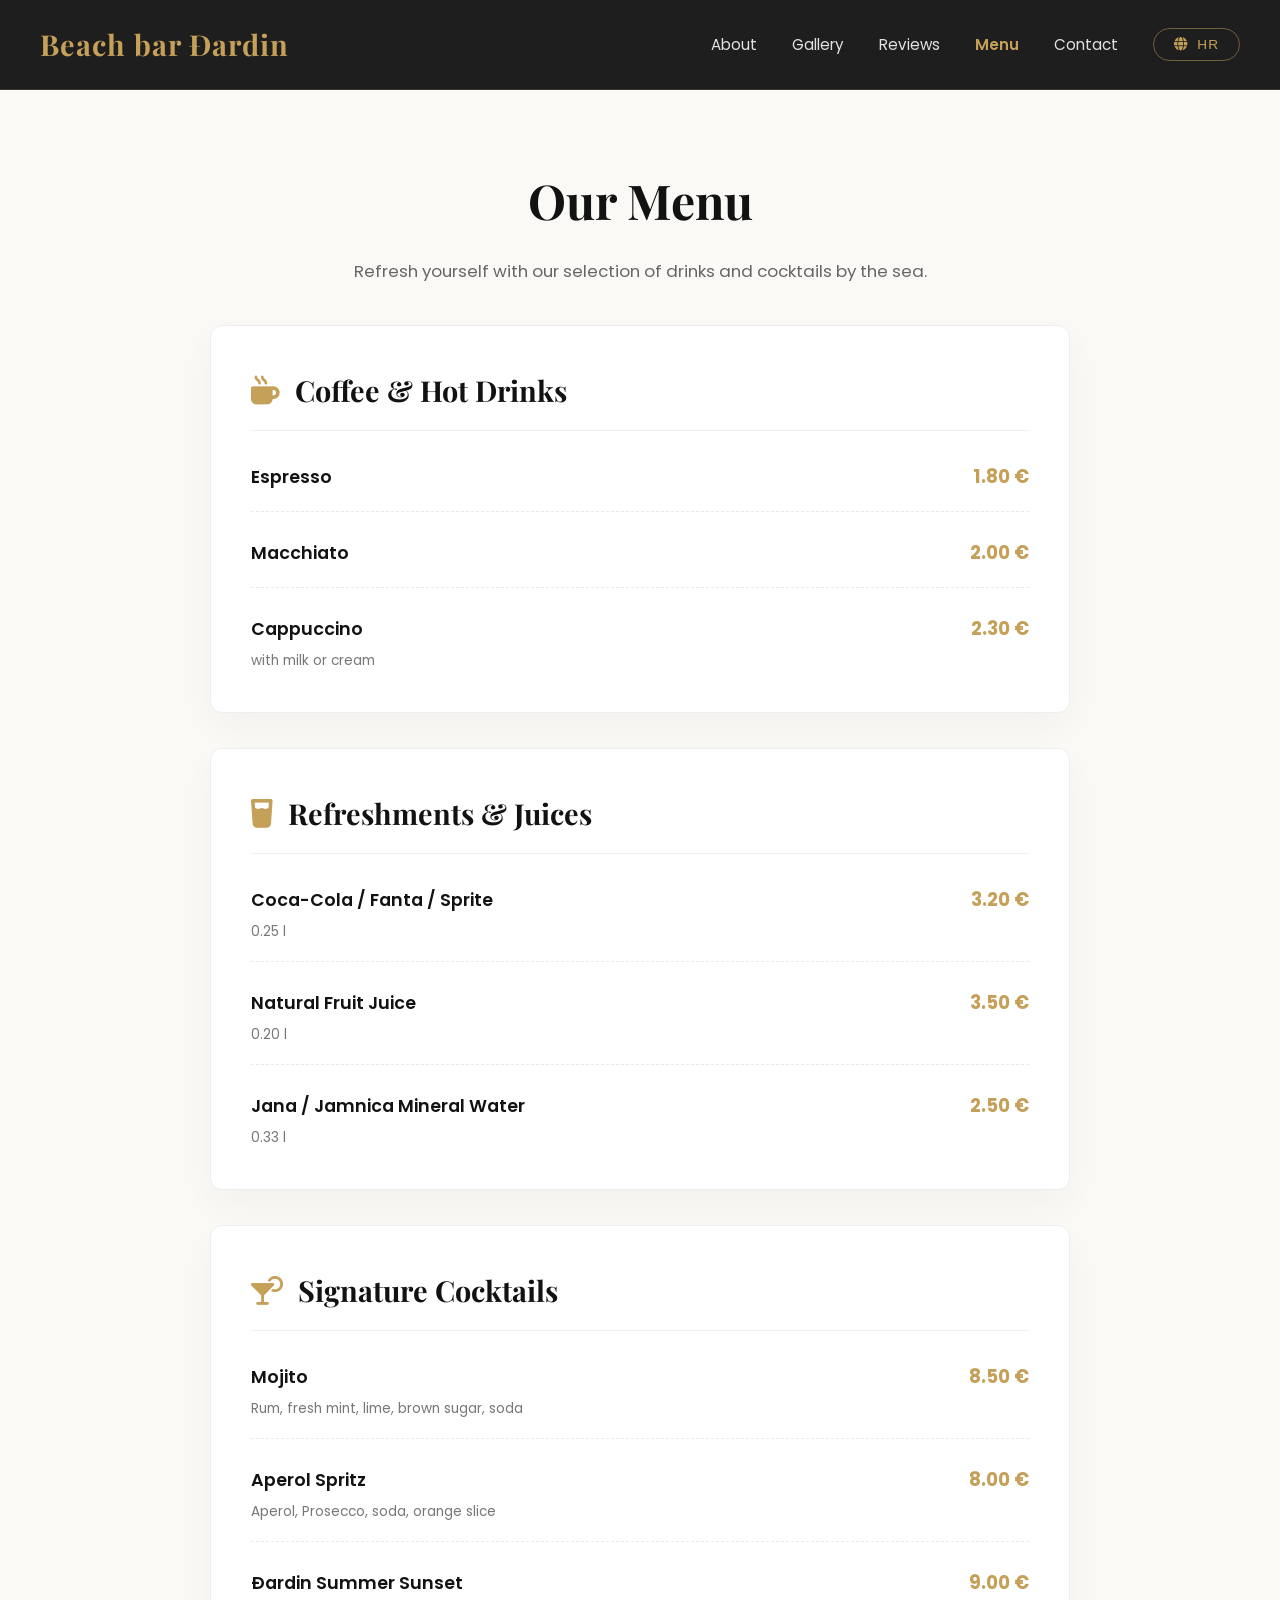
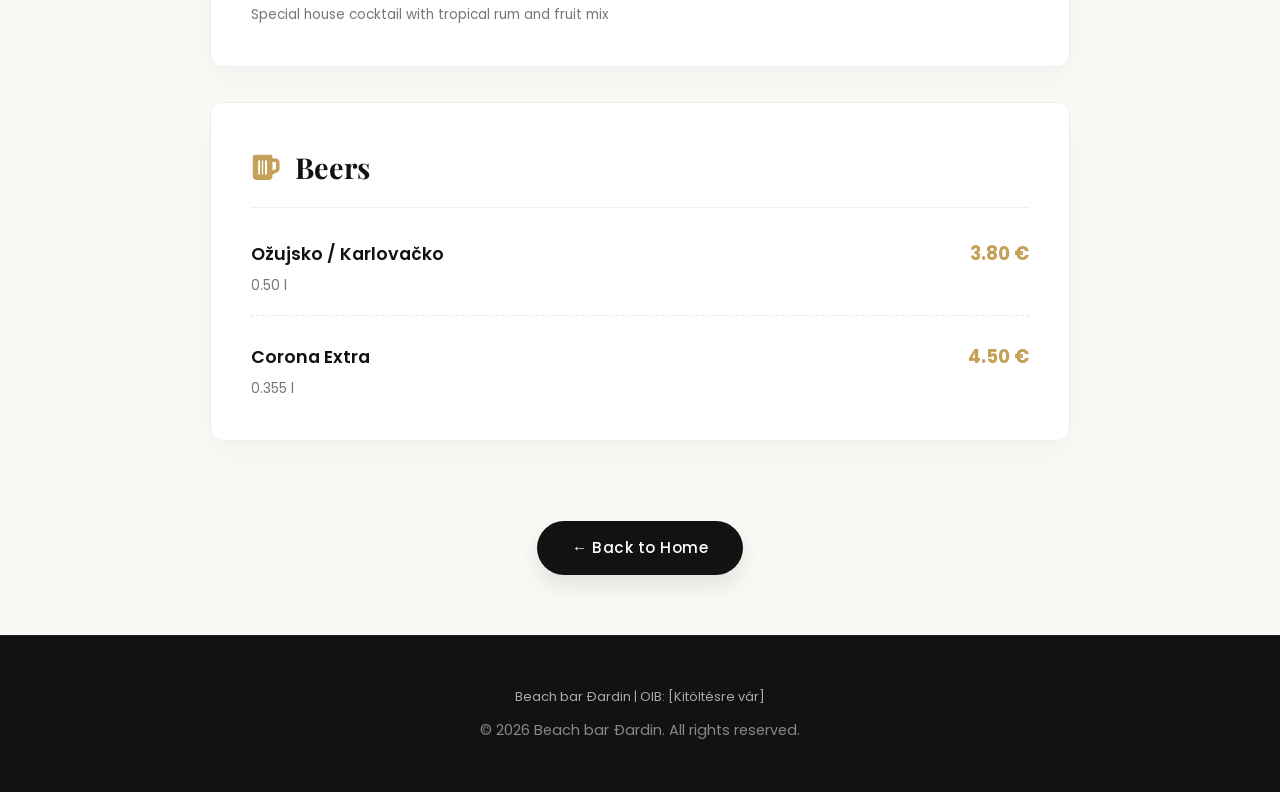
<file: menu.html>
<!DOCTYPE html>
<html lang="en">
<head>
    <meta charset="UTF-8">
    <meta name="viewport" content="width=device-width, initial-scale=1.0">
    <title>Menu & Price List | Beach bar Đardin</title>
    <!-- Google Fonts -->
    <link href="https://fonts.googleapis.com/css2?family=Playfair+Display:ital,wght@0,500;0,700;1,400&family=Poppins:wght@300;400;500;600&display=swap" rel="stylesheet">
    <!-- FontAwesome ikonok -->
    <link rel="stylesheet" href="https://cdnjs.cloudflare.com/ajax/libs/font-awesome/6.4.0/css/all.min.css">
    
    <style>
        * {
            margin: 0;
            padding: 0;
            box-sizing: border-box;
            scroll-behavior: smooth;
        }

        body {
            font-family: 'Poppins', sans-serif;
            color: #2b2b2b;
            background-color: #faf9f6;
            line-height: 1.7;
            padding-top: 90px;
            overflow-x: hidden;
        }

        /* --- Görgetési Animációs Alapok (Fade-In / Beúszás) --- */
        .reveal {
            opacity: 0;
            transform: translateY(40px);
            transition: opacity 0.9s cubic-bezier(0.16, 1, 0.3, 1), transform 0.9s cubic-bezier(0.16, 1, 0.3, 1);
            will-change: opacity, transform;
        }

        .reveal.active {
            opacity: 1;
            transform: translateY(0);
        }

        .delay-1 { transition-delay: 0.15s; }
        .delay-2 { transition-delay: 0.3s; }
        .delay-3 { transition-delay: 0.45s; }

        /* Navigáció */
        .dardin-navbar {
            position: fixed;
            top: 0;
            left: 0;
            width: 100%;
            height: 90px;
            background: rgba(18, 18, 18, 0.95);
            backdrop-filter: blur(12px);
            border-bottom: 1px solid rgba(197, 160, 89, 0.2);
            z-index: 1000;
            display: flex;
            align-items: center;
        }

        .dardin-nav-container {
            width: 100%;
            max-width: 1300px;
            margin: 0 auto;
            padding: 0 40px;
            display: flex;
            justify-content: space-between;
            align-items: center;
        }

        .dardin-logo {
            font-family: 'Playfair Display', serif;
            font-size: 1.8rem;
            font-weight: 700;
            color: #c5a059;
            text-decoration: none;
            letter-spacing: 1px;
            white-space: nowrap;
        }

        .dardin-nav-links {
            display: flex;
            gap: 35px;
            list-style: none;
            align-items: center;
        }

        .dardin-nav-links a {
            text-decoration: none;
            color: #e2e2e2;
            font-weight: 400;
            font-size: 0.95rem;
            transition: color 0.3s ease;
        }

        .dardin-nav-links a:hover {
            color: #c5a059;
        }

        .dardin-hamburger {
            display: none;
            background: none;
            border: none;
            font-size: 1.8rem;
            color: #c5a059;
            cursor: pointer;
        }

        .dardin-lang-btn {
            background: transparent;
            color: #c5a059;
            border: 1px solid rgba(197, 160, 89, 0.5);
            padding: 8px 20px;
            border-radius: 30px;
            cursor: pointer;
            font-weight: 500;
            font-size: 0.85rem;
            letter-spacing: 1px;
            display: flex;
            align-items: center;
            gap: 8px;
            transition: all 0.3s ease;
        }

        .dardin-lang-btn:hover {
            background: #c5a059;
            color: #121212;
        }

        /* Étlap Fejléc */
        .menu-header {
            text-align: center;
            padding: 70px 20px 40px;
        }

        .menu-header h1 {
            font-family: 'Playfair Display', serif;
            font-size: 3rem;
            color: #121212;
            margin-bottom: 15px;
        }

        .menu-header p {
            color: #666;
            font-size: 1.05rem;
        }

        .menu-container {
            max-width: 900px;
            margin: 0 auto 80px;
            padding: 0 20px;
        }

        .menu-category {
            background: white;
            border-radius: 12px;
            padding: 40px;
            margin-bottom: 35px;
            box-shadow: 0 15px 35px rgba(0,0,0,0.03);
            border: 1px solid #eee;
        }

        .menu-category h2 {
            font-family: 'Playfair Display', serif;
            font-size: 1.8rem;
            color: #121212;
            margin-bottom: 30px;
            display: flex;
            align-items: center;
            gap: 15px;
            border-bottom: 1px solid #f0f0f0;
            padding-bottom: 15px;
        }

        .menu-category h2 i {
            color: #c5a059;
        }

        .menu-item {
            display: flex;
            justify-content: space-between;
            align-items: baseline;
            margin-bottom: 25px;
            border-bottom: 1px dashed #eaeaea;
            padding-bottom: 18px;
        }

        .menu-item:last-child {
            margin-bottom: 0;
            border-bottom: none;
            padding-bottom: 0;
        }

        .item-details h3 {
            font-size: 1.1rem;
            color: #121212;
            font-weight: 600;
        }

        .item-details p {
            font-size: 0.85rem;
            color: #777;
            margin-top: 4px;
        }

        .item-price {
            font-size: 1.15rem;
            font-weight: 700;
            color: #c5a059;
            white-space: nowrap;
            margin-left: 20px;
        }

        /* Vissza gomb */
        .back-btn-container {
            text-align: center;
            margin-bottom: 60px;
        }

        .dardin-btn {
            display: inline-block;
            padding: 14px 35px;
            background-color: #121212;
            color: white;
            text-decoration: none;
            border-radius: 30px;
            font-weight: 500;
            font-size: 0.95rem;
            letter-spacing: 0.5px;
            transition: all 0.3s ease;
            box-shadow: 0 10px 25px rgba(0,0,0,0.1);
        }

        .dardin-btn:hover {
            background-color: #c5a059;
            color: #121212;
            transform: translateY(-2px);
        }

        footer {
            text-align: center;
            padding: 50px 20px;
            background-color: #121212;
            color: #888;
            font-size: 0.9rem;
            border-top: 1px solid rgba(197, 160, 89, 0.1);
        }

        .dardin-footer-legal {
            font-size: 0.8rem;
            color: #aaa;
            margin-bottom: 10px;
        }

        /* Mobil nézet beállítások */
        @media (max-width: 768px) {
            body {
                padding-top: 75px;
            }

            .dardin-navbar {
                height: 75px;
            }

            .dardin-nav-container {
                padding: 0 20px;
            }

            .dardin-logo {
                font-size: 1.3rem;
            }

            .dardin-hamburger {
                display: block;
            }

            .dardin-nav-links {
                position: absolute;
                top: 75px;
                left: 0;
                width: 100%;
                background: #121212;
                border-bottom: 2px solid #c5a059;
                flex-direction: column;
                align-items: center;
                gap: 20px;
                padding: 40px 20px;
                display: none;
                box-shadow: 0 15px 30px rgba(0,0,0,0.7);
                text-align: center;
            }

            .dardin-nav-links.active {
                display: flex;
            }

            .dardin-mobile-lang-item {
                margin-top: 10px;
            }

            .dardin-lang-btn {
                margin: 0 auto;
            }

            .menu-header h1 {
                font-size: 2.3rem;
            }

            .menu-item {
                flex-direction: column;
                align-items: flex-start;
                gap: 5px;
            }

            .item-price {
                margin-left: 0;
            }
        }
    </style>
</head>
<body>

    <!-- Fix menüsor -->
    <header class="dardin-navbar">
        <div class="dardin-nav-container">
            <a href="index.html" class="dardin-logo">Beach bar Đardin</a>
            
            <button class="dardin-hamburger" id="hamburger-btn" aria-label="Menu">
                <i class="fa-solid fa-bars" id="hamburger-icon"></i>
            </button>

            <ul class="dardin-nav-links" id="nav-links">
                <li><a href="index.html#about" data-en="About" data-hr="O nama">About</a></li>
                <li><a href="index.html#gallery" data-en="Gallery" data-hr="Galerija">Gallery</a></li>
                <li><a href="index.html#reviews" data-en="Reviews" data-hr="Recenzije">Reviews</a></li>
                <li><a href="menu.html" data-en="Menu" data-hr="Cjenik" style="color: #c5a059; font-weight: 600;">Menu</a></li>
                <li><a href="index.html#contact" data-en="Contact" data-hr="Kontakt">Contact</a></li>
                <li class="dardin-mobile-lang-item">
                    <button id="lang-toggle" class="dardin-lang-btn">
                        <i class="fa-solid fa-globe"></i> <span id="lang-text">HR</span>
                    </button>
                </li>
            </ul>
        </div>
    </header>

    <!-- Fejléc -->
    <div class="menu-header reveal">
        <h1 data-en="Our Menu" data-hr="Naš Cjenik">Our Menu</h1>
        <p data-en="Refresh yourself with our selection of drinks and cocktails by the sea." data-hr="Osvježite se našom ponudom pića i koktelića uz samo more.">Refresh yourself with our selection of drinks and cocktails by the sea.</p>
    </div>

    <!-- Étlap kategóriák -->
    <div class="menu-container">
        
        <!-- Kávék -->
        <div class="menu-category reveal delay-1">
            <h2><i class="fa-solid fa-mug-hot"></i> <span data-en="Coffee & Hot Drinks" data-hr="Kava i topli napici">Coffee & Hot Drinks</span></h2>
            
            <div class="menu-item">
                <div class="item-details">
                    <h3 data-en="Espresso" data-hr="Espresso">Espresso</h3>
                </div>
                <div class="item-price">1.80 €</div>
            </div>

            <div class="menu-item">
                <div class="item-details">
                    <h3 data-en="Macchiato" data-hr="Kava s mlijekom / Macchiato">Macchiato</h3>
                </div>
                <div class="item-price">2.00 €</div>
            </div>

            <div class="menu-item">
                <div class="item-details">
                    <h3 data-en="Cappuccino" data-hr="Cappuccino">Cappuccino</h3>
                    <p data-en="with milk or cream" data-hr="s mlijekom ili vrhnjem">with milk or cream</p>
                </div>
                <div class="item-price">2.30 €</div>
            </div>
        </div>

        <!-- Üdítők -->
        <div class="menu-category reveal delay-2">
            <h2><i class="fa-solid fa-glass-water"></i> <span data-en="Refreshments & Juices" data-hr="Osvježenja i sokovi">Refreshments & Juices</span></h2>
            
            <div class="menu-item">
                <div class="item-details">
                    <h3>Coca-Cola / Fanta / Sprite</h3>
                    <p>0.25 l</p>
                </div>
                <div class="item-price">3.20 €</div>
            </div>

            <div class="menu-item">
                <div class="item-details">
                    <h3 data-en="Natural Fruit Juice" data-hr="Prirodni voćni sok">Natural Fruit Juice</h3>
                    <p>0.20 l</p>
                </div>
                <div class="item-price">3.50 €</div>
            </div>

            <div class="menu-item">
                <div class="item-details">
                    <h3 data-en="Jana / Jamnica Mineral Water" data-hr="Jana / Jamnica mineralna voda">Jana / Jamnica Mineral Water</h3>
                    <p>0.33 l</p>
                </div>
                <div class="item-price">2.50 €</div>
            </div>
        </div>

        <!-- Koktélok -->
        <div class="menu-category reveal delay-3">
            <h2><i class="fa-solid fa-martini-glass-citrus"></i> <span data-en="Signature Cocktails" data-hr="Kokteli">Signature Cocktails</span></h2>
            
            <div class="menu-item">
                <div class="item-details">
                    <h3>Mojito</h3>
                    <p data-en="Rum, fresh mint, lime, brown sugar, soda" data-hr="Rum, svježa menta, limeta, smeđi šećer, soda">Rum, fresh mint, lime, brown sugar, soda</p>
                </div>
                <div class="item-price">8.50 €</div>
            </div>

            <div class="menu-item">
                <div class="item-details">
                    <h3>Aperol Spritz</h3>
                    <p data-en="Aperol, Prosecco, soda, orange slice" data-hr="Aperol, Prosecco, soda, kriška narancze">Aperol, Prosecco, soda, orange slice</p>
                </div>
                <div class="item-price">8.00 €</div>
            </div>

            <div class="menu-item">
                <div class="item-details">
                    <h3 data-en="Đardin Summer Sunset" data-hr="Đardin ljetni zalazak">Đardin Summer Sunset</h3>
                    <p data-en="Special house cocktail with tropical rum and fruit mix" data-hr="Specijalni kućni koktel s tropskim rumom i voćnim miksom">Special house cocktail with tropical rum and fruit mix</p>
                </div>
                <div class="item-price">9.00 €</div>
            </div>
        </div>

        <!-- Sörök -->
        <div class="menu-category reveal">
            <h2><i class="fa-solid fa-beer-mug-empty"></i> <span data-en="Beers" data-hr="Piva">Beers</span></h2>
            
            <div class="menu-item">
                <div class="item-details">
                    <h3>Ožujsko / Karlovačko</h3>
                    <p>0.50 l</p>
                </div>
                <div class="item-price">3.80 €</div>
            </div>

            <div class="menu-item">
                <div class="item-details">
                    <h3 data-en="Corona Extra" data-hr="Corona Extra">Corona Extra</h3>
                    <p>0.355 l</p>
                </div>
                <div class="item-price">4.50 €</div>
            </div>
        </div>

    </div>

    <!-- Vissza a főoldalra gomb -->
    <div class="back-btn-container reveal">
        <a href="index.html" class="dardin-btn" data-en="&larr; Back to Home" data-hr="&larr; Povratak na početnu">&larr; Back to Home</a>
    </div>

    <!-- Lábléc -->
    <footer>
        <div class="dardin-footer-legal">Beach bar Đardin | OIB: [Kitöltésre vár]</div>
        <p data-en="&copy; 2026 Beach bar Đardin. All rights reserved." data-hr="&copy; 2026 Beach bar Đardin. Sva prava pridržana.">&copy; 2026 Beach bar Đardin. All rights reserved.</p>
    </footer>

    <!-- Script -->
    <script>

        // Oldal betöltésekor mindig ugorjon a legtetejére
        window.addEventListener('beforeunload', () => {
            window.scrollTo(0, 0);
        });
        
        if ('scrollRestoration' in history) {
            history.scrollRestoration = 'manual';
        }
        window.scrollTo(0, 0);
        
        // Mobil hamburger menü és ikon váltás
        const hamburgerBtn = document.getElementById('hamburger-btn');
        const hamburgerIcon = document.getElementById('hamburger-icon');
        const navLinks = document.getElementById('nav-links');

        hamburgerBtn.addEventListener('click', () => {
            navLinks.classList.toggle('active');
            if (navLinks.classList.contains('active')) {
                hamburgerIcon.classList.remove('fa-bars');
                hamburgerIcon.classList.add('fa-times');
            } else {
                hamburgerIcon.classList.remove('fa-times');
                hamburgerIcon.classList.add('fa-bars');
            }
        });

        // Kattintásra bezáródik a menü mobilon a linkekre kattintva
        document.querySelectorAll('.dardin-nav-links a').forEach(link => {
            link.addEventListener('click', () => {
                navLinks.classList.remove('active');
                hamburgerIcon.classList.remove('fa-times');
                hamburgerIcon.classList.add('fa-bars');
            });
        });

        // Nyelvváltó logika
        const toggleBtn = document.getElementById('lang-toggle');
        const langText = document.getElementById('lang-text');
        let currentLang = 'en';

        toggleBtn.addEventListener('click', () => {
            currentLang = currentLang === 'en' ? 'hr' : 'en';
            langText.textContent = currentLang === 'en' ? 'HR' : 'EN';

            document.querySelectorAll('[data-en]').forEach(element => {
                if (currentLang === 'hr') {
                    element.innerHTML = element.getAttribute('data-hr');
                } else {
                    element.innerHTML = element.getAttribute('data-en');
                }
            });
        });

        // Görgetésre beúszó animációk
        const revealElements = document.querySelectorAll('.reveal');
        const revealObserver = new IntersectionObserver((entries, observer) => {
            entries.forEach(entry => {
                if (entry.isIntersecting) {
                    entry.target.classList.add('active');
                }
            });
        }, {
            threshold: 0.12
        });

        revealElements.forEach(el => revealObserver.observe(el));
    </script>
</body>
</html>
</file>
